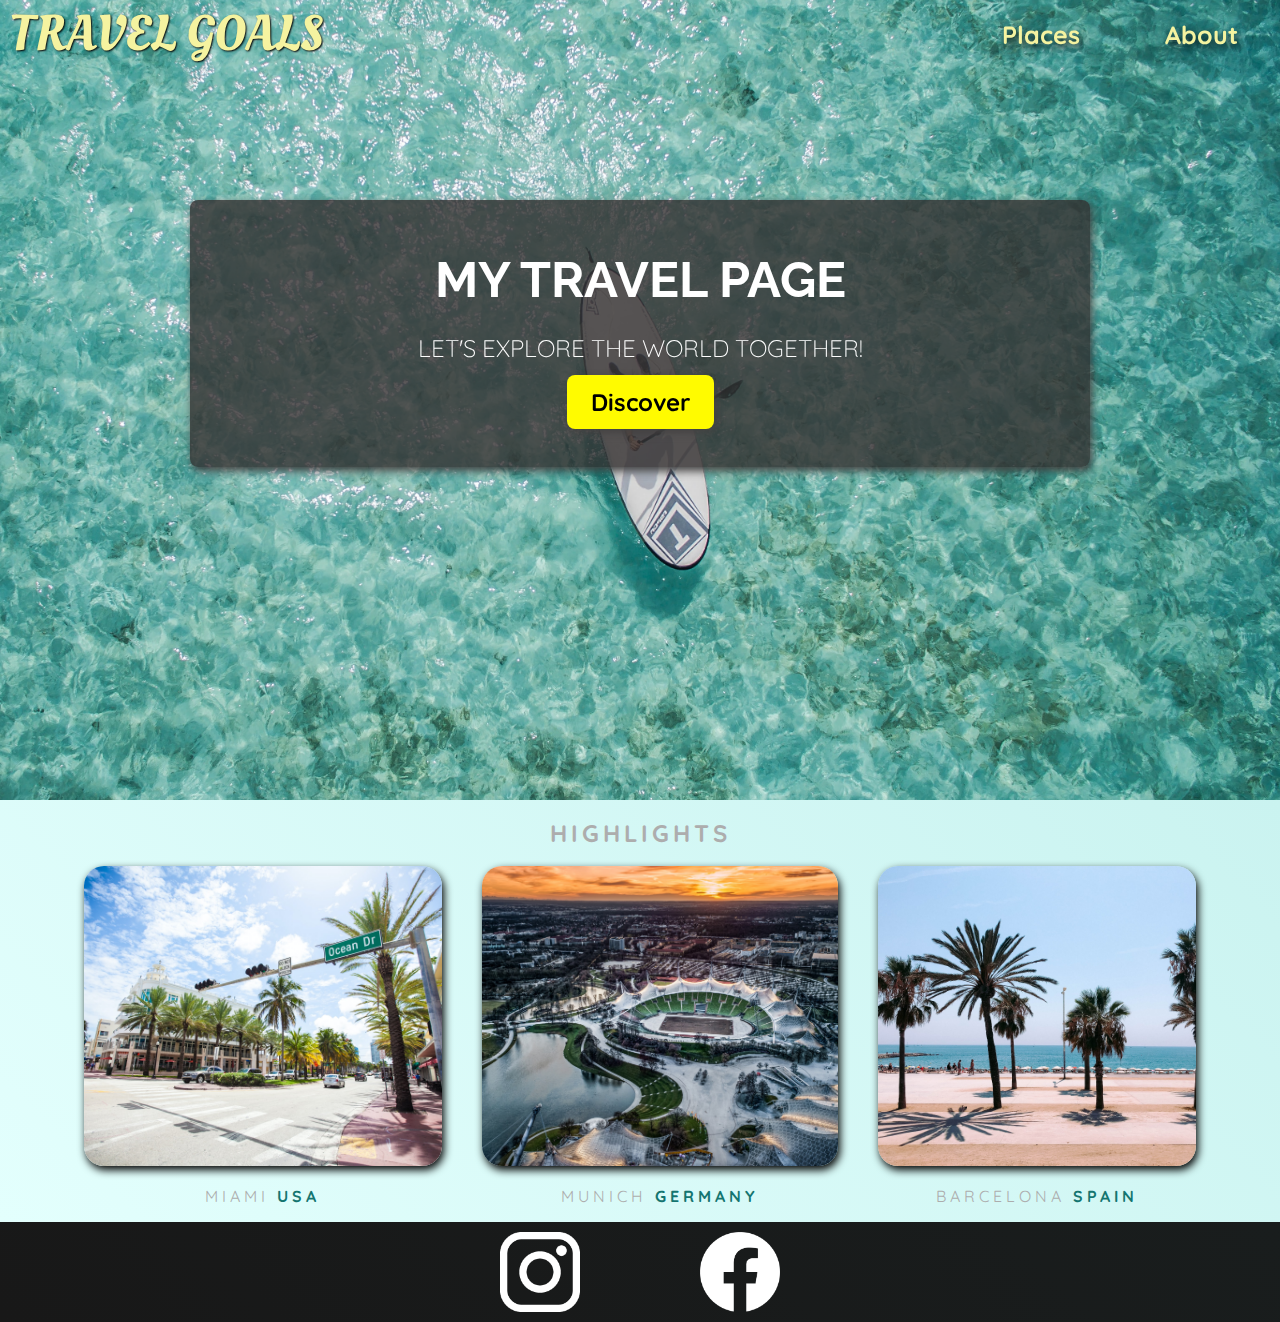
<file: index.html>
<!DOCTYPE html>
<html lang="en">
<head>
    <meta charset="UTF-8">
    <meta http-equiv="X-UA-Compatible" content="IE=edge">
    <meta name="viewport" content="width=device-width, initial-scale=1.0">
    <link
    href="https://fonts.googleapis.com/css2?family=Raleway:wght@700&family=Oleo+Script:wght@700&family=Quicksand:wght@300;500&display=swap"
    rel="stylesheet"
    />
    <link rel="stylesheet" href="shared.css">
    <link rel="stylesheet" href="styles.css">
    <title>Travel Goals</title>
</head>
<body>
    <header>
        <div id="page-logo">
            <a href="/index.html">Travel Goals</a>
        </div>
        <nav>
            <ul>
                <li><a href="/places.html">Places</a></li>
                <li><a href="#">About</a></li>
            </ul>
        </nav>
    </header>
    <main>
        <section id="hero">
            <div class="hero-content">
                <h1>My Travel Page</h1>
                <p>Let's explore the world together!</p>
                <a href="/places.html">Discover</a>
            </div>
        </section>
        <section id="highlights">
            <h2>Highlights</h2>
            <ul id="destinations">
                <li class="destination">
                    <img src="images/places/miami.jpg" alt="Miami">
                    <p>Miami <strong>USA</strong></p>
                </li>
                <li class="destination">
                    <img src="images/places/munich.jpg" alt="Munich">
                    <p>Munich <strong>Germany</strong></p>
                </li>
                <li class="destination">
                    <img src="images/places/barcelona.jpg" alt="Barcelona">
                    <p>Barcelona <strong>Spain</strong></p>
                </li>
            </ul>
        </section>
    </main>
    <footer>
        <ul>
            <li>
                <a href="https://www.instagram.com"><img src="/images/icons/insta.png" alt="Instagram"></a>
            </li>
            <li>
                <a href="https://www.facebook.com"><img src="images/icons/facebook.png" alt="Facebook"></a>
            </li>
        </ul>
    </footer>
</body>
</html>
</file>
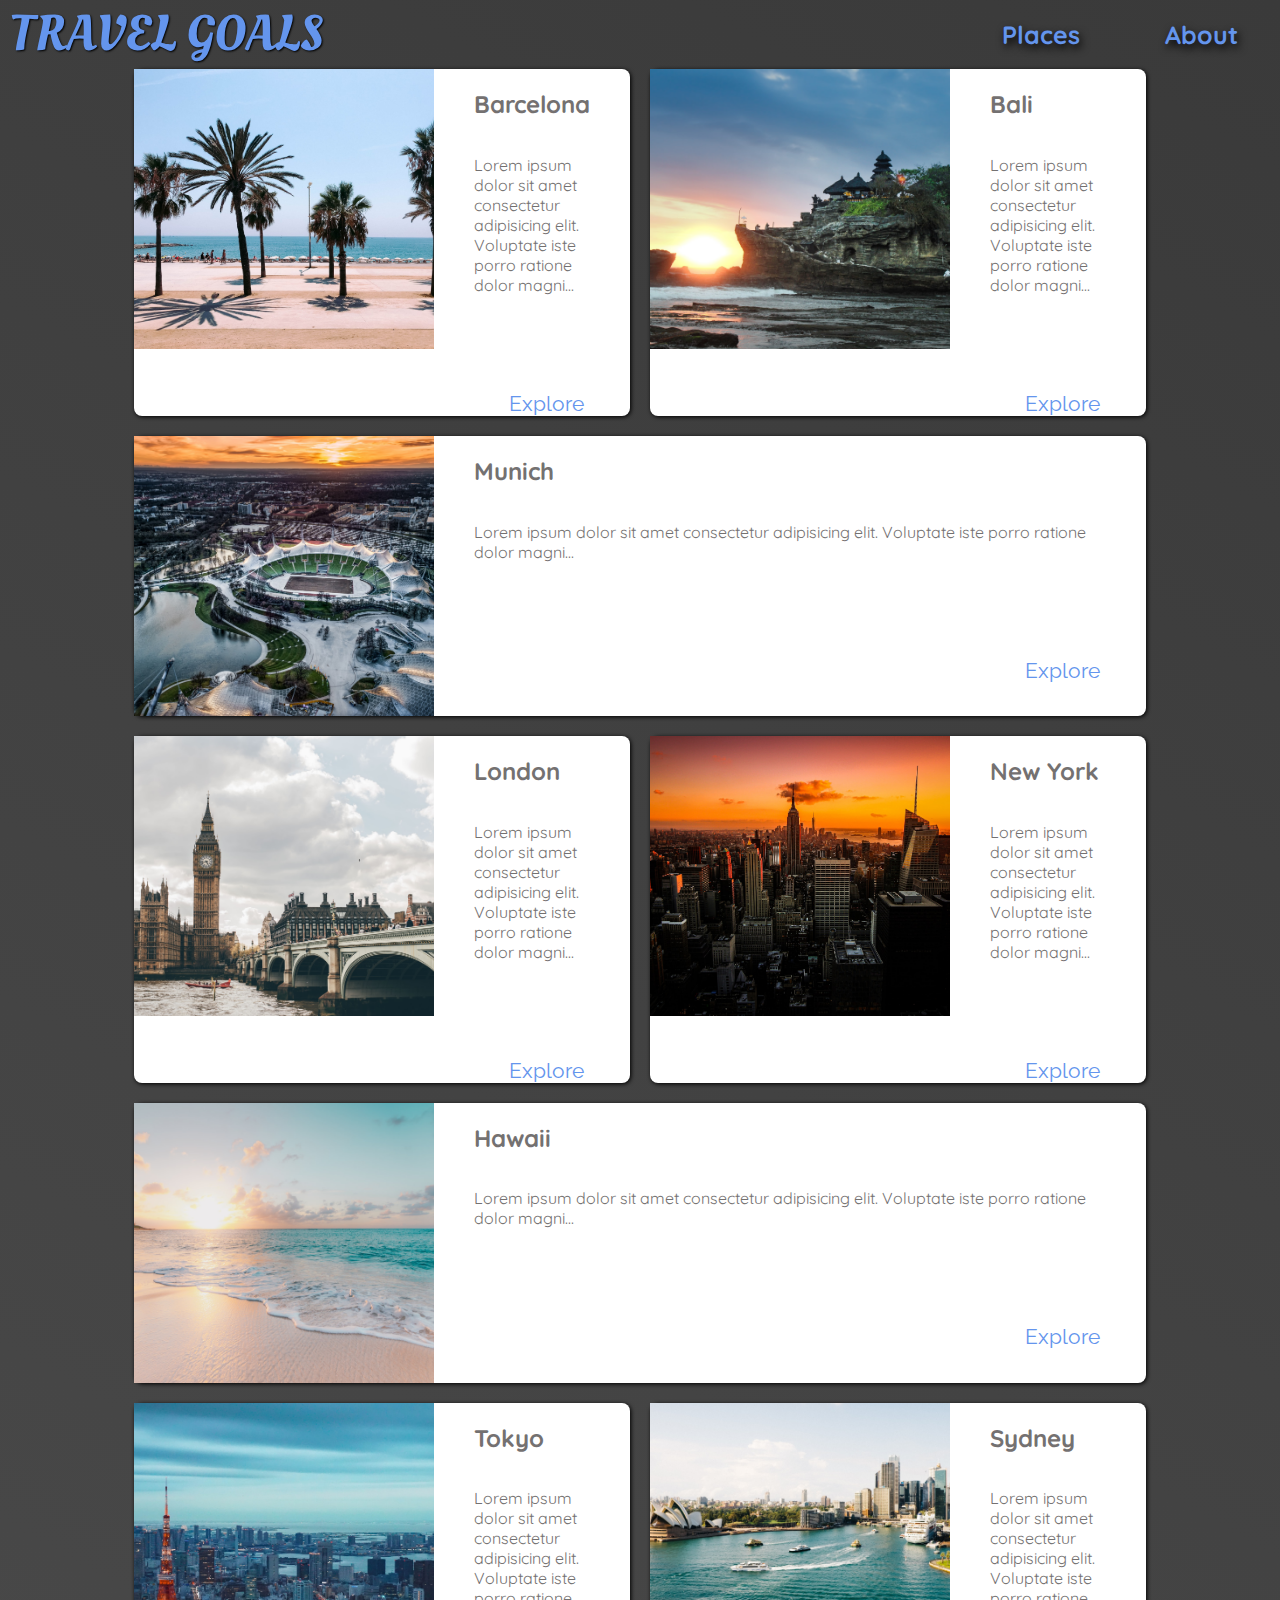
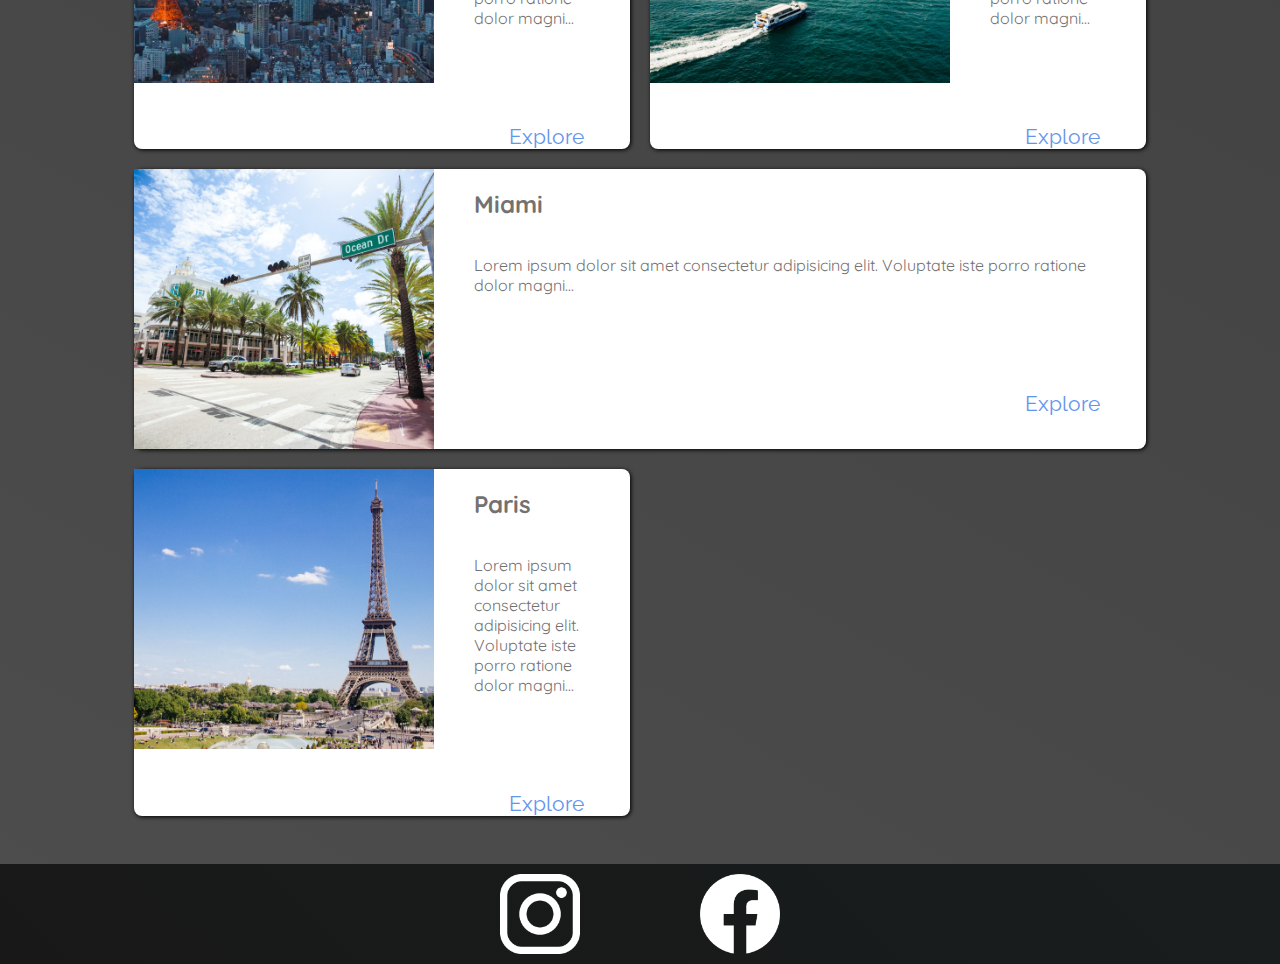
<file: places.html>
<!DOCTYPE html>
<html lang="en">
<head>
    <meta charset="UTF-8">
    <meta http-equiv="X-UA-Compatible" content="IE=edge">
    <meta name="viewport" content="width=device-width, initial-scale=1.0">
    <link
        href="https://fonts.googleapis.com/css2?family=Raleway:wght@700&family=Oleo+Script:wght@700&family=Quicksand:wght@300;500&display=swap"
        rel="stylesheet"
        />
    <link rel="stylesheet" href="shared.css">
    <link rel="stylesheet" href="places.css">
    <title>Travel Goals</title>
</head>
<body>
    <header>
        <div id="page-logo">
            <a href="/index.html">Travel Goals</a>
        </div>
        <nav>
            <ul>
                <li><a href="/places.html">Places</a></li>
                <li><a href="#">About</a></li>
            </ul>
        </nav>
    </header>
    <main>
        <ul>
            <li>
                <img src="images/places/barcelona.jpg" alt="Barcelona">
                <div class="item-content">
                    <h2>Barcelona</h2>
                    <p>
                        Lorem ipsum dolor sit amet consectetur adipisicing elit. Voluptate iste porro ratione dolor magni...
                    </p>
                    <div class="actions">
                        <a href="https://en.wikipedia.org/wiki/Barcelona">Explore</a>
                    </div>
                </div>
            </li>
            <li>
                <img src="images/places/bali.jpg" alt="Bali">
                <div class="item-content">
                    <h2>Bali</h2>
                    <p>
                        Lorem ipsum dolor sit amet consectetur adipisicing elit. Voluptate iste porro ratione dolor magni...
                    </p>
                    <div class="actions">
                        <a href="https://en.wikipedia.org/wiki/Bali">Explore</a>
                    </div>
                </div>
            </li>
            <li>
                <img src="images/places/munich.jpg" alt="Munich">
                <div class="item-content">
                    <h2>Munich</h2>
                    <p>
                        Lorem ipsum dolor sit amet consectetur adipisicing elit. Voluptate iste porro ratione dolor magni...
                    </p>
                    <div class="actions">
                        <a href="https://en.wikipedia.org/wiki/Munich">Explore</a>
                    </div>
                </div>
            </li>
            <li>
                <img src="images/places/london.jpg" alt="London">
                <div class="item-content">
                    <h2>London</h2>
                    <p>
                        Lorem ipsum dolor sit amet consectetur adipisicing elit. Voluptate iste porro ratione dolor magni...
                    </p>
                    <div class="actions">
                        <a href="https://en.wikipedia.org/wiki/London">Explore</a>
                    </div>
                </div>
            </li>
            <li>
                <img src="images/places/new-york-city.jpg" alt="NewYork">
                <div class="item-content">
                    <h2>New York</h2>
                    <p>
                        Lorem ipsum dolor sit amet consectetur adipisicing elit. Voluptate iste porro ratione dolor magni...
                    </p>
                    <div class="actions">
                        <a href="https://en.wikipedia.org/wiki/New_York_City">Explore</a>
                    </div>
                </div>
            </li>
            <li>
                <img src="images/places/hawaii.jpg" alt="Hawai">
                <div class="item-content">
                    <h2>Hawaii</h2>
                    <p>
                        Lorem ipsum dolor sit amet consectetur adipisicing elit. Voluptate iste porro ratione dolor magni...
                    </p>
                    <div class="actions">
                        <a href="https://en.wikipedia.org/wiki/Hawaii">Explore</a>
                    </div>
                </div>
            </li>
            <li>
                <img src="images/places/tokyo.jpg" alt="Tokyo">
                <div class="item-content">
                    <h2>Tokyo</h2>
                    <p>
                        Lorem ipsum dolor sit amet consectetur adipisicing elit. Voluptate iste porro ratione dolor magni...
                    </p>
                    <div class="actions">
                        <a href="https://en.wikipedia.org/wiki/Tokyo">Explore</a>
                    </div>
                </div>
            </li>
            <li>
                <img src="images/places/sydney.jpg" alt="Sydney">
                <div class="item-content">
                    <h2>Sydney</h2>
                    <p>
                        Lorem ipsum dolor sit amet consectetur adipisicing elit. Voluptate iste porro ratione dolor magni...
                    </p>
                    <div class="actions">
                        <a href="https://en.wikipedia.org/wiki/Sydney">Explore</a>
                    </div>
                </div>
            </li>
            <li>
                <img src="images/places/miami.jpg" alt="Miami">
                <div class="item-content">
                    <h2>Miami</h2>
                    <p>
                        Lorem ipsum dolor sit amet consectetur adipisicing elit. Voluptate iste porro ratione dolor magni...
                    </p>
                    <div class="actions">
                        <a href="https://en.wikipedia.org/wiki/Miami">Explore</a>
                    </div>
                </div>
            </li>
            <li>
                <img src="images/places/paris.jpg" alt="Paris">
                <div class="item-content">
                    <h2>Paris</h2>
                    <p>
                        Lorem ipsum dolor sit amet consectetur adipisicing elit. Voluptate iste porro ratione dolor magni...
                    </p>
                    <div class="actions">
                        <a href="https://en.wikipedia.org/wiki/Paris">Explore</a>
                    </div>
                </div>
            </li>
        </ul>
    </main>
    <footer>
        <ul>
            <li>
                <a href="https://www.instagram.com"><img src="/images/icons/insta.png" alt="Instagram"></a>
            </li>
            <li>
                <a href="https://www.facebook.com"><img src="images/icons/facebook.png" alt="Facebook"></a>
            </li>
        </ul>
    </footer>    
</body>
</html>
</file>
<file: shared.css>
body{
    font-family: "Quicksand", sans-serif;
    margin: 0;
}
ul{
    list-style: none;
    margin: 0;
    padding: 0;
}
#page-logo a{
    padding: 10px;
    font-family: "Oleo Script", sans-serif;
    color: rgb(245, 243, 160);
    font-size: 50px;
    text-decoration: none;
    text-transform: uppercase;
    text-shadow: 1px 1px 2px rgb(0, 0, 0);
}
header{
    margin-right: 20px;
    display: flex;
    justify-content: space-between;
    width: 100%;
    position: fixed;
}

nav{
    flex-basis: 25%;
}
nav ul{
    height: 100%;
    display: flex;
    justify-content: space-around;
    align-items: center;
}
nav li a{
    text-decoration: none;
    color: rgb(245, 243, 160);
    font-size: 25px;
    font-weight: bold;
    text-shadow: 2px 4px 8px black;
}

nav li a:hover{
    font-size: 30px;
}

footer{
    background:linear-gradient(45deg,rgb(24,24,24),rgb(25,29,29))
}
footer ul{
    display: flex;
    justify-content: center;
    width: 80%;
    margin: auto;
}
footer li{
    width:80px;
    height:80px;
    margin: 10px 60px;
}

footer img{
    width:100%;
    height: 100%;
}
</file>
<file: styles.css>
#hero{
    
    height: 800px;
    background-image: url("/images/places/ocean.jpg");
    background-position: center;
    background-size: cover;
}

.hero-content{
    width: 900px;
    background-color: rgba(51, 47, 47, 0.8);
    box-shadow: 2px 4px 8px rgb(68,67,67);
    border-radius: 8px;
    text-align: center;
    padding: 50px 0;
    margin: 0 auto;
    position: relative;
    top: 200px;
}
.hero-content h1{
    color: white;
    text-transform: uppercase;
    font-size: 50px;
    font-family: "Raleway",sans-serif;
    margin: 0;
}
.hero-content p{
    color: white;
    text-transform: uppercase;
    font-size: 24px;
    font-weight: 300;
}
.hero-content a{
    text-decoration: none;
    background-color: rgb(255, 251, 0);
    padding: 12px 24px;
    color: black;
    font-size: 24px;
    font-weight: bold;
    border-radius: 8px;
    box-shadow: 2px 4px 8px rgb(68, 67, 67);
}
.hero-content a:hover{
    background-color: rgb(255, 230, 0);
}

#highlights{
    
    background:linear-gradient(45deg,rgb(227,255,253),rgb(202,243,240));
    text-align: center;
    text-transform: uppercase;
    letter-spacing: 4px;
    color: rgb(173, 173, 173);
    
}
#highlights h2{
    margin: 0;
    padding: 18px 0;
}
#destinations{
 display: flex;  
 width: 90%;
 margin: auto;
 justify-content:center;
}
.destination{
    margin: 0 20px;
}
.destination img{

    height: 300px;
    width: 100%;
    border-radius: 20px;
    box-shadow: 2px 4px 8px black;
    object-fit: cover;
}

.destination p{
    text-align: center;
}

strong{
    color: rgb(20, 117, 112);
}
</file>
<file: places.css>
body{
    background:linear-gradient(30deg,rgb(77,77,77),rgb(58,58,58));
}

header{
    position: static;
}
#page-logo a{
    color: cornflowerblue;
}
nav ul li a{
    color: cornflowerblue;
}
main ul{
    width: 79%;
    margin: 0 auto 48px auto;
    display: grid;
    gap: 20px 20px;
    grid-template-columns: 1fr 1fr;
    
}
main li{
    display: flex;
    box-shadow: 1px 1px 4px black;
    background-color: white;
    border-radius: 8px;
    
}
.item-content{
   display: flex;
   flex-direction: column;
   padding: 0 40px;
   color: rgb(116, 113, 113);
   
}
.actions{

    padding-top: 80px;
    align-self: flex-end;
    
}
.actions a{
    color: cornflowerblue;
    text-decoration: none;
    font-family: "Raleway",sans-serif;
    font-size: 21px;
    padding: 6px;
}
.actions a:hover{
    background-color: rgb(157, 186, 238);
    color: white;
    border-radius: 8px;
}
main li img{
    width: 300px;
    height:280px;
    object-fit: cover;
}

li:nth-child(3){
    grid-column: 1 / 3;
}
li:nth-child(6){
    grid-column: 1 / 3;
}
li:nth-child(9){
    grid-column: 1 / 3;
}
</file>
